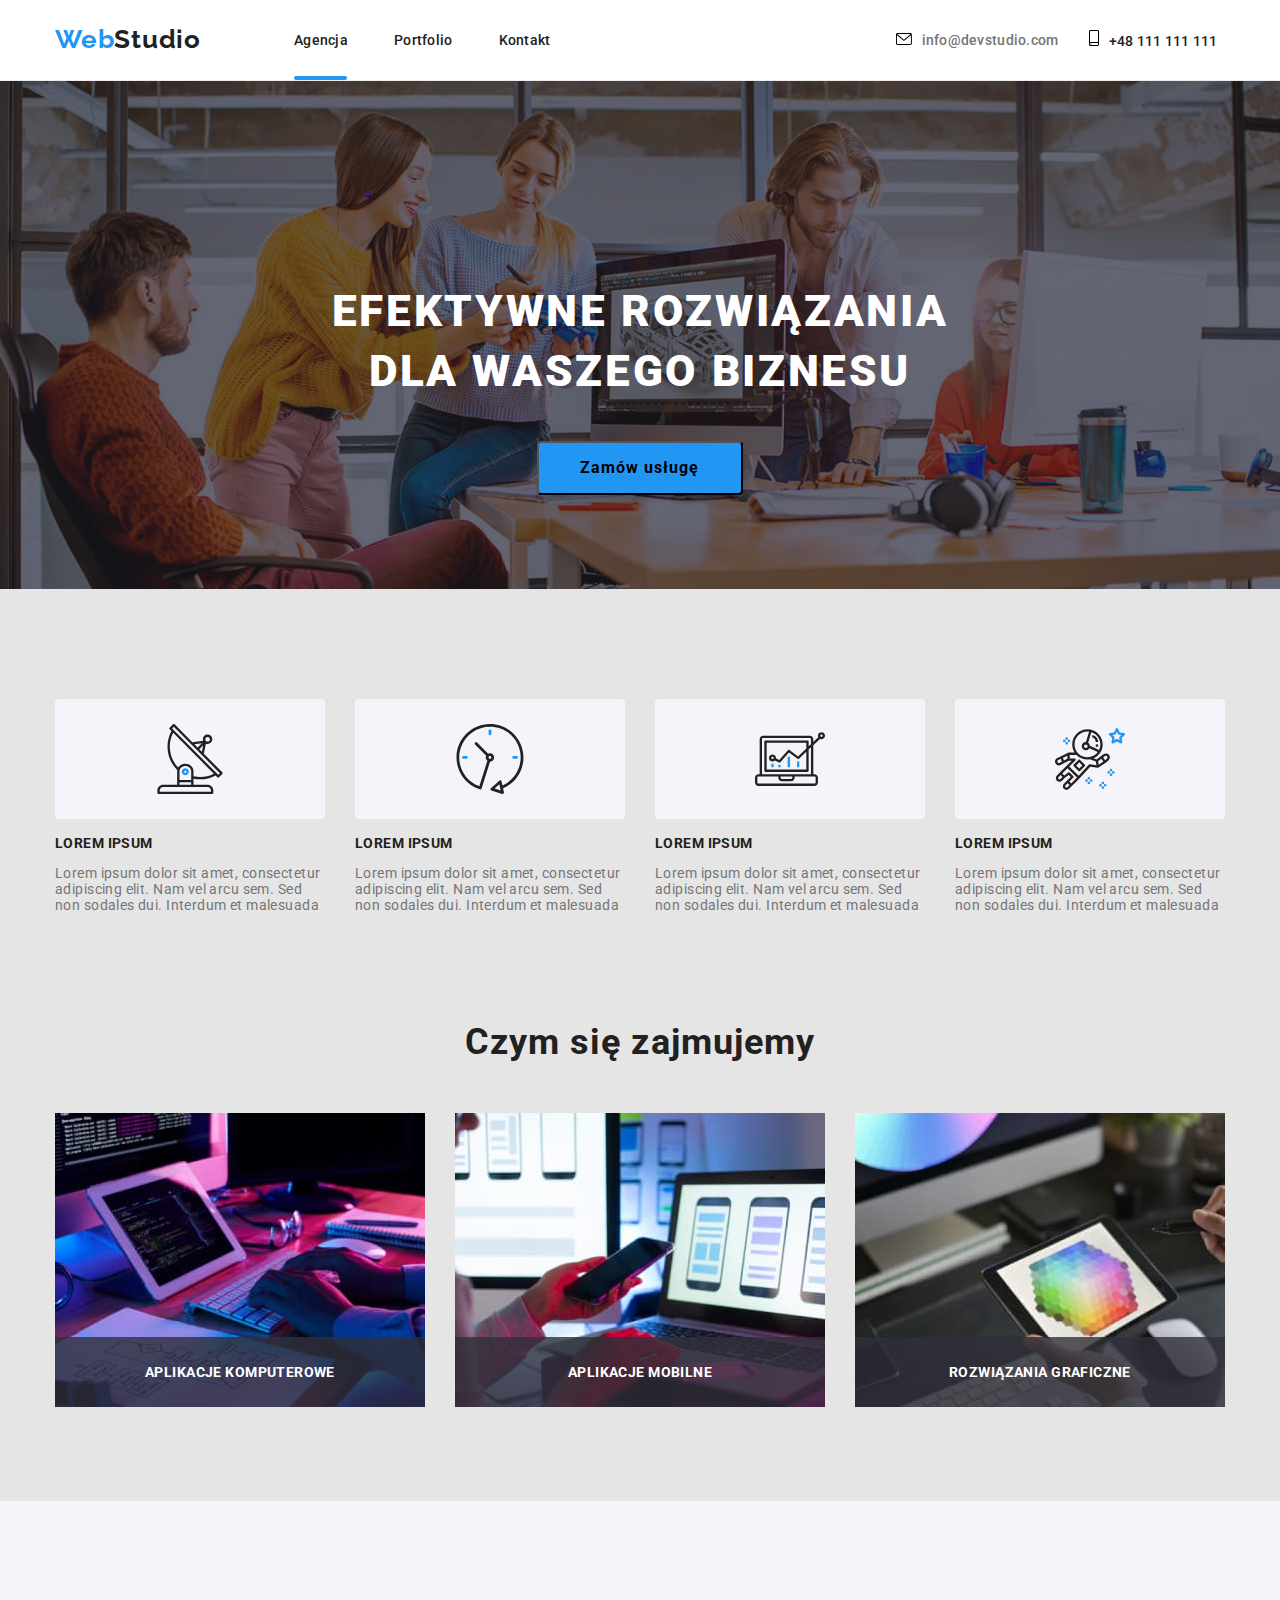
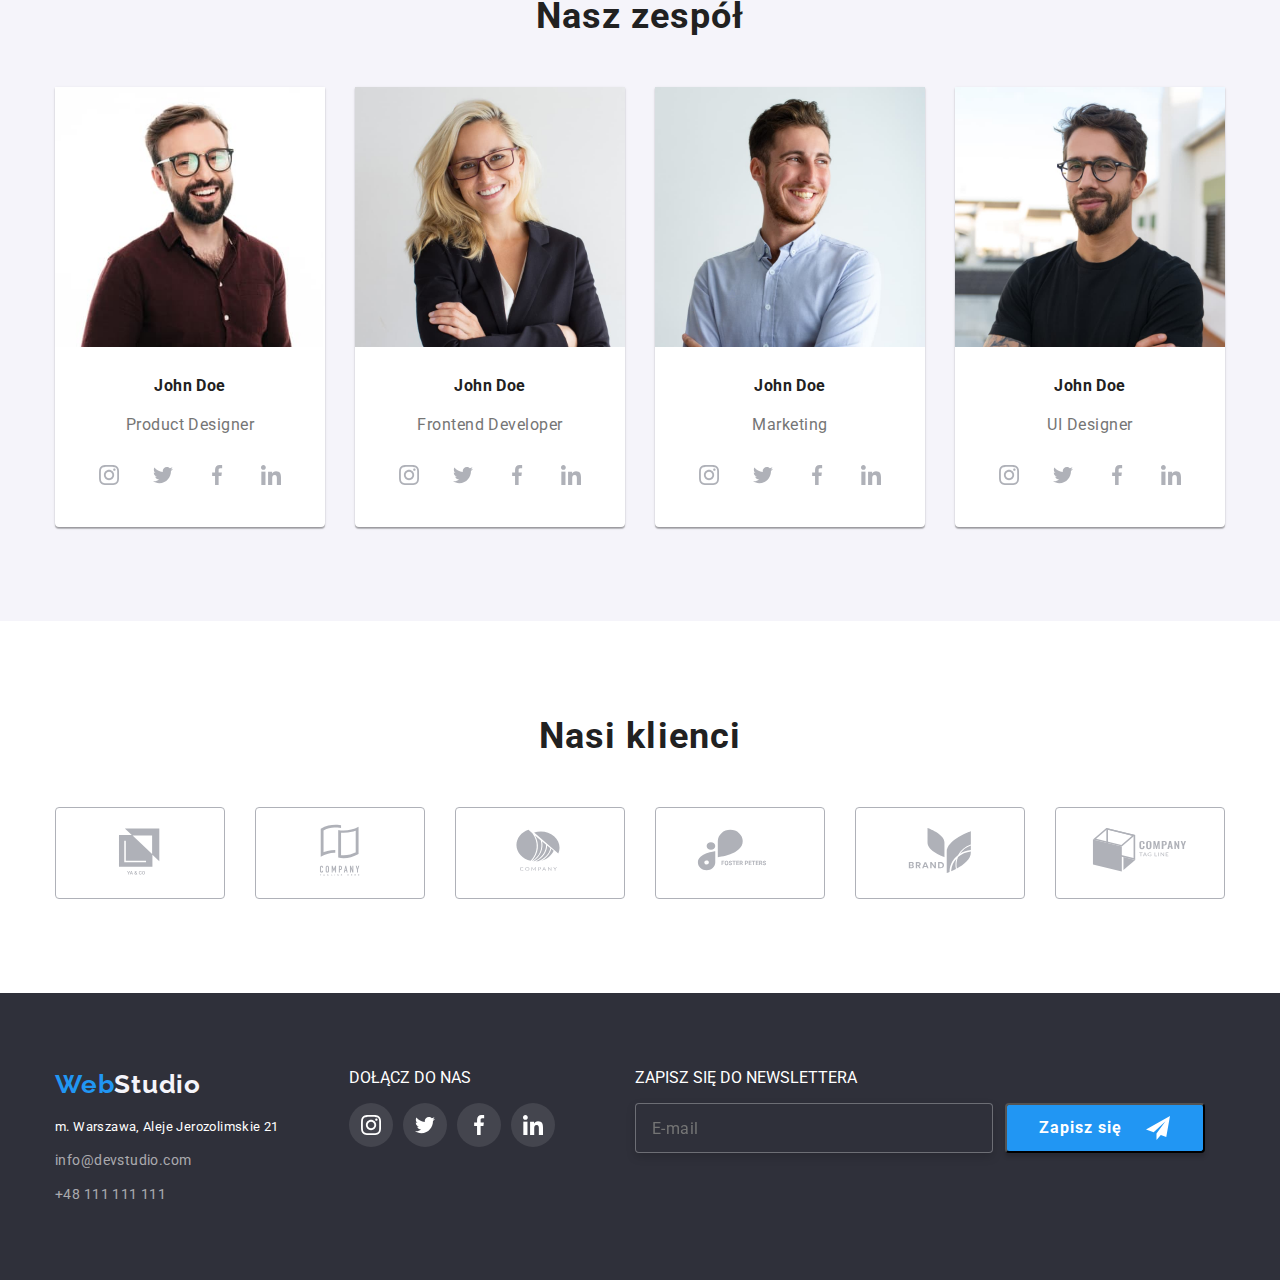
<file: index.html>
<!DOCTYPE html>
<html lang="en">
<head>
    <meta charset="UTF-8">
    <meta http-equiv="X-UA-Compatible" content="IE=edge">
    <meta name="viewport" content="width=device-width, initial-scale=1.0">
    <title>Studio</title>
    <link rel="stylesheet" href="https://cdnjs.cloudflare.com/ajax/libs/modern-normalize/1.0.0/modern-normalize.min.css"/>
    <link href="./css/styles.css" rel="stylesheet"/>
    <link rel="preconnect" href="https://fonts.googleapis.com"/>
    <link rel="preconnect" href="https://fonts.gstatic.com" crossorigin>
    <link href="https://fonts.googleapis.com/css2?family=Raleway:wght@700&family=Roboto:wght@400;500;700;900&display=swap" rel="stylesheet">
</head>
<body>
   <header class="headerindex">
        <div class="container">
            <a class="navigation-logo link" href="index.html"> <span>Web</span>Studio</a>
            <nav class="navigation">
                <ul class="navigation-list list">
                    <li class="navigation-list-item">
                        <a class="navigation-list-link link" href="index.html"><p>Agencja</p><span class="current"></span></a>
                        </li>
                    <li class="navigation-list-item">
                        <a class="navigation-list-link link" href="portfolio.html">Portfolio</a>
                        </li>
                    <li class="navigation-list-item">
                        <a class="navigation-list-link link" href="#">Kontakt</a>
                        </li>
                </ul>
            </nav>
        
            <a class="mailto link" href="mailto:info@devstudio.com"><svg class="mailicon" width="16px" height="12px">
                <use href="./images/sprite.svg#icon-envelopekoperta"></use>
            </svg>info@devstudio.com</a>
            <a class="telephone link" href="tel:+48111111111"><svg class="phoneicon" width="10px" height="16px"><use href="./images/sprite.svg#icon-smartphone"></use> </svg>+48 111 111 111</a>
        </div>
   </header>
   <main>
        <section class="title">
            
            <div class="container">
                <h1 class="main-title">EFEKTYWNE ROZWIĄZANIA DLA WASZEGO BIZNESU</h1>
                <button class="modal-button" type="button" data-modal-open>Zamów usługę</button>
            
            </div>
        
        </section>
        <section class="paragraphs">
            <div class="container">
                <ul class=" paragraphs-list list">
                    <li class="paragraph-list-item">
                        <p class="parpic"><svg class="par1" width="70" height="70"><use href="./images/sprite.svg#icon-antenna"></use> </svg></p>
                        <p class="paragraph-title">LOREM IPSUM</p>
                        <p class="paragraph-content">Lorem ipsum dolor sit amet, consectetur adipiscing elit. Nam vel arcu sem. Sed non sodales dui. Interdum et malesuada</p>
                    </li>
                    
                    <li class="paragraph-list-item">
                        <p class="parpic"><svg class="par2" width="70px" height="70px"><use href="./images/sprite.svg#icon-clock"></use> </svg> </p>
                        <p class="paragraph-title">LOREM IPSUM</p>
                        <p class="paragraph-content">Lorem ipsum dolor sit amet, consectetur adipiscing elit. Nam vel arcu sem. Sed non sodales dui. Interdum et malesuada</p>
                    </li>
                    
                    <li class="paragraph-list-item">
                        <p class="parpic"><svg class="par3" width="70px" height="70px"><use href="./images/sprite.svg#icon-diagram"></use> </svg></p>
                        <p class="paragraph-title">LOREM IPSUM</p>
                        <p class="paragraph-content">Lorem ipsum dolor sit amet, consectetur adipiscing elit. Nam vel arcu sem. Sed non sodales dui. Interdum et malesuada</p>
                    </li>
                    
                    <li class="paragraph-list-item">
                        <p class="parpic"><svg class="par4" width="70px" height="70px"><use href="./images/sprite.svg#icon-astronaut"></use> </svg></p>
                        <p class="paragraph-title">LOREM IPSUM</p>
                        <p class="paragraph-content">Lorem ipsum dolor sit amet, consectetur adipiscing elit. Nam vel arcu sem. Sed non sodales dui. Interdum et malesuada</p>
                    </li>
                </ul>
            </div>
        </section>
        <section class="about">
            <div class="container">
                <h2 class="div-title">Czym się zajmujemy</h2>
                    <ul class="aboutus-list list">
                        <li class="aboutus-list-item">
                            <div class="dopic">
                                <img src="./images/1.jpg" alt="komputer" width="370" height="294">
                                <p class="label">Aplikacje komputerowe</p>
                            </div>
                        </li>
                        <li class="aboutus-list-item">
                            <div class="dopic">
                                <img src="./images/2.jpg" alt="smartphone" width="370" height="294">
                                <p class="label">Aplikacje mobilne</p>
                            </div>
                        </li>
                        
                        <li class="aboutus-list-item">
                            <div class="dopic">
                                <img src="./images/3.jpg" alt="tablet" width="370" height="294">
                                <p class="label">Rozwiązania graficzne</p>
                            </div>
                        </li>
                    </ul>
            </div>
        </section>
        <section class="team">
            <div class=" container">
                <h2 class="div-title">Nasz zespół</h2>
                <ul class="team-workers list">
                    <li>
                        <figure class="team-workers-pic">
                        <img src="./images/img3.jpg" alt="męzczyzna w brązowej koszuli" width="270" height="260"/>
                        <figcaption class="figcaption">
                            <p class="worker-name"><b>John Doe</b></p>
                            <p class="worker-position">Product Designer</p>
                            
                            <ul class="social-link list">
                                    <li><a href="#" class="social-link-item"> <svg class="social-icon"  > 
                                        <use href="./images/sprite.svg#icon-instagram"></use> 
                                    </svg></a></li>
                                    <li><a href="#" class="social-link-item"><svg class="social-icon" >
                                        <use href="./images/sprite.svg#icon-twitter"></use>
                                    </svg></a></li>
                                    <li><a href="#" class="social-link-item"><svg class="social-icon" >
                                        <use href="./images/sprite.svg#icon-facebook"></use>
                                    </svg></a></li>
                                    <li><a href="#" class="social-link-item"><svg class="social-icon" >
                                        <use href="./images/sprite.svg#icon-linkedin"></use>
                                    </svg></a></li>
                            </ul>

                        </figcaption>
                        </figure>
                    </li>
                    <li>
                        <figure class="team-workers-pic">
                        <img src="./images/img4.jpg" alt="kobieta w okularach" width="270" height="260"/>
                        <figcaption class="figcaption">
                            <p class="worker-name"><b>John Doe</b></p>
                            <p class="worker-position">Frontend Developer</p>
                            
                            <ul class="social-link list">
                                <li><a href="#" class="social-link-item"> <svg class="social-icon"  > 
                                    <use href="./images/sprite.svg#icon-instagram"></use> 
                                </svg></a></li>
                                <li><a href="#" class="social-link-item"><svg class="social-icon" >
                                    <use href="./images/sprite.svg#icon-twitter"></use>
                                </svg></a></li>
                                <li><a href="#" class="social-link-item"><svg class="social-icon" >
                                    <use href="./images/sprite.svg#icon-facebook"></use>
                                </svg></a></li>
                                <li><a href="#" class="social-link-item"><svg class="social-icon" >
                                    <use href="./images/sprite.svg#icon-linkedin"></use>
                                </svg></a></li>
                            </ul>
                        </figcaption>
                        </figure>
                    </li>
                    <li>
                        <figure class="team-workers-pic">
                        <img src="./images/img5.jpg" alt="mężczyzna w białek koszuli" width="270" height="260"/>
                        <figcaption class="figcaption">
                            <p class="worker-name"><b>John Doe</b></p>
                            <p class="worker-position">Marketing</p>
                            
                            <ul class="social-link list">
                                <li><a href="#" class="social-link-item"> <svg class="social-icon"  > 
                                    <use href="./images/sprite.svg#icon-instagram"></use> 
                                </svg></a></li>
                                <li><a href="#" class="social-link-item"><svg class="social-icon" >
                                    <use href="./images/sprite.svg#icon-twitter"></use>
                                </svg></a></li>
                                <li><a href="#" class="social-link-item"><svg class="social-icon" >
                                    <use href="./images/sprite.svg#icon-facebook"></use>
                                </svg></a></li>
                                <li><a href="#" class="social-link-item"><svg class="social-icon" >
                                    <use href="./images/sprite.svg#icon-linkedin"></use>
                                </svg></a></li>
                            </ul>
                        </figcaption>
                        </figure>
                    </li>
                    <li >
                        <figure class="team-workers-pic">
                        <img src="./images/img6.jpg" alt="mężczyzna w czarnej koszulce" width="270" height="260"/>
                        <figcaption class="figcaption">
                            <p class="worker-name"><b>John Doe</b></p>
                            <p class="worker-position">UI Designer</p>
                        
                            <ul class="social-link list">
                                <li><a href="#" class="social-link-item"> <svg class="social-icon"  > 
                                    <use href="./images/sprite.svg#icon-instagram"></use> 
                                </svg></a></li>
                                <li><a href="#" class="social-link-item"><svg class="social-icon" >
                                    <use href="./images/sprite.svg#icon-twitter"></use>
                                </svg></a></li>
                                <li><a href="#" class="social-link-item"><svg class="social-icon" >
                                    <use href="./images/sprite.svg#icon-facebook"></use>
                                </svg></a></li>
                                <li><a href="#" class="social-link-item"><svg class="social-icon" >
                                    <use href="./images/sprite.svg#icon-linkedin"></use>
                                </svg></a></li>
                             </ul>
                        </figcaption>
                        </figure>
                    </li>
                </ul>
            </div>

        </section>
        <section class="clients">
            <div class="container">
                <h2 class="div-title">Nasi klienci</h2>
                <ul class="clients-logos list">
                    
                    <li class="clients-logo-item">
                        <a href="#" class="comp">
                            <svg   width="106px" height="60px">
                            <use  href="./images/sprite.svg#icon-Logologo"></use>
                            </svg>
                        </a>
                    </li>
                    <li class="clients-logo-item">
                        <a href="#" class="comp">
                            <svg  width="106px" height="60px">
                            <use href="./images/sprite.svg#icon-Logocompany"></use>
                            </svg>
                        </a>
                    </li>
                    <li class="clients-logo-item">
                        <a href="#" class="comp">
                            <svg width="106px" height="60px">
                            <use href="./images/sprite.svg#icon-Logogrucha"></use>
                            </svg>
                        </a>
                    </li>
                    <li class="clients-logo-item">
                        <a href="#" class="comp">
                            <svg  width="106px" height="60px">
                            <use href="./images/sprite.svg#icon-Logopeters"></use>
                            </svg>
                        </a>
                    </li>
                    <li class="clients-logo-item">
                        <a href="#" class="comp">
                            <svg width="106px" height="60px">
                            <use href="./images/sprite.svg#icon-Logobrand"></use>
                            </svg>
                        </a>
                    </li>
                    <li class="clients-logo-item">
                        <a href="#" class="comp">
                            <svg width="106px" height="60px">
                            <use href="./images/sprite.svg#icon-Logotagline"></use>
                            </svg>
                        </a>
                    </li>
                </ul>
            </div>
        </section>
   </main>
  
   <footer class="footer">
        <div class="container">
            <ul class="footer-list list">
                <li class="paragraph-list-item-footer">
                    <p><a class="navigation-logo link" href="index.html"> <span>Web</span>Studio</a></p>
                    <p><address class="address">m. Warszawa, Aleje Jerozolimskie 21</address></p>
                    <p><a class="footer-mail link" href="mailto:info@devstudio.com">info@devstudio.com</a></p>
                    <p><a class="footer-phone link" href="tel:+48111111111">+48 111 111 111</a></p>
                    
                </li>
                <li class="paragraph-list-item-footer">
                    <p class="footer-contact">Dołącz do nas</p>
                        <ul class="social-media-footer list">
                            <li>
                                <a href="#" class="social-link-item-footer">
                                <svg class="social-icon-footer"><use href="./images/sprite.svg#icon-instagram"></use></svg>
                                </a>
                            </li>
                            <li>
                                <a href="#" class="social-link-item-footer">
                                <svg class="social-icon-footer"><use href="./images/sprite.svg#icon-twitter"></use></svg>
                                </a>
                            </li>
                            <li>
                                <a href="#" class="social-link-item-footer">
                                <svg class="social-icon-footer"><use href="./images/sprite.svg#icon-facebook"></use></svg>
                                </a>
                            </li>
                            <li>
                                <a href="#" class="social-link-item-footer">
                                <svg class="social-icon-footer"><use href="./images/sprite.svg#icon-linkedin"></use></svg>
                                </a>
                            </li>
    
                        </ul>
                </li>
                <li class="paragraph-list-item-footer">
                    <p class="footer-newsletter">Zapisz się do newslettera</p>
                        <ul class="newsletter list">
                            <li>
                                <form name="clients_email" autocomplete="on">
                                    <input type="email" name="news-email" placeholder="E-mail" class="footer-news">
                                </form> 
                            </li>
                            <li>
                                <button type="submit" class="submit-button-footer">Zapisz się<svg class="iconsend"><use href="./images/icons.svg#icon-icon-send"></use> </svg></button>
                            </li>
                            
    
                        </ul>
                </li>
            </ul>
        </div>
        
   </footer>

 
            <div class="backdrop is-hidden" data-modal>
                <div class="modal">
                    <button type="button" class="close-btn" data-modal-close><svg class="close-btn-img"><use href="./images/spritevector.svg#icon-Vector-1"></use></svg></button>
                    <form name="clients_data_form" autocomplete="on">
                        <p class="formtitle">Zostaw swoje dane w formularzu poniżej</p>
                        <label>
                            Imię
                            <span class="spanform">
                                <input type="text" name="username" class="modal-form-input">
                                <svg class="icon" width="12px" height="12px"><use href="./images/icons.svg#icon-ludzik"></use> </svg>
                            </span>
                        </label>
                        <label>
                            Telefon
                            <span class="spanform">
                                <input type="tel" name="userphonenumber" class="modal-form-input">
                                <svg class="icon" width="13px" height="13px"><use href="./images/icons.svg#icon-telefon"></use> </svg>
                            </span>
                        </label>
                        <label>
                            Email
                            <span class="spanform">
                                <input type="email" name="useremail" class="modal-form-input">
                                <svg class="icon" width="15px" height="12px"><use href="./images/icons.svg#icon-koperta"></use> </svg>
                            </span>
                            
                        </label>
                        <label>
                            Komentarz
                            <textarea name="comment"  placeholder="Wprowadź tekst" class="modal-form-input"></textarea>
                        </label>
                        <input class="modal-form-policy visually-hidden" id="user-policy" type="checkbox" name="policy">
                        <label for="user-policy" class="modal-form-policy-text"> Oświadczam iż akceptuję <a class="regulamin link" href="#">Regulamin</a> i <a class="policy link" href="#"> Politykę Prywatności.</a></label>
                        <button type="submit" class="submit-button">Wyślij</button>
                    </form> 
                </div>
                </div>

        
      
 
   <script src="./js/modal.js"></script>
</body>
</html>
</file>
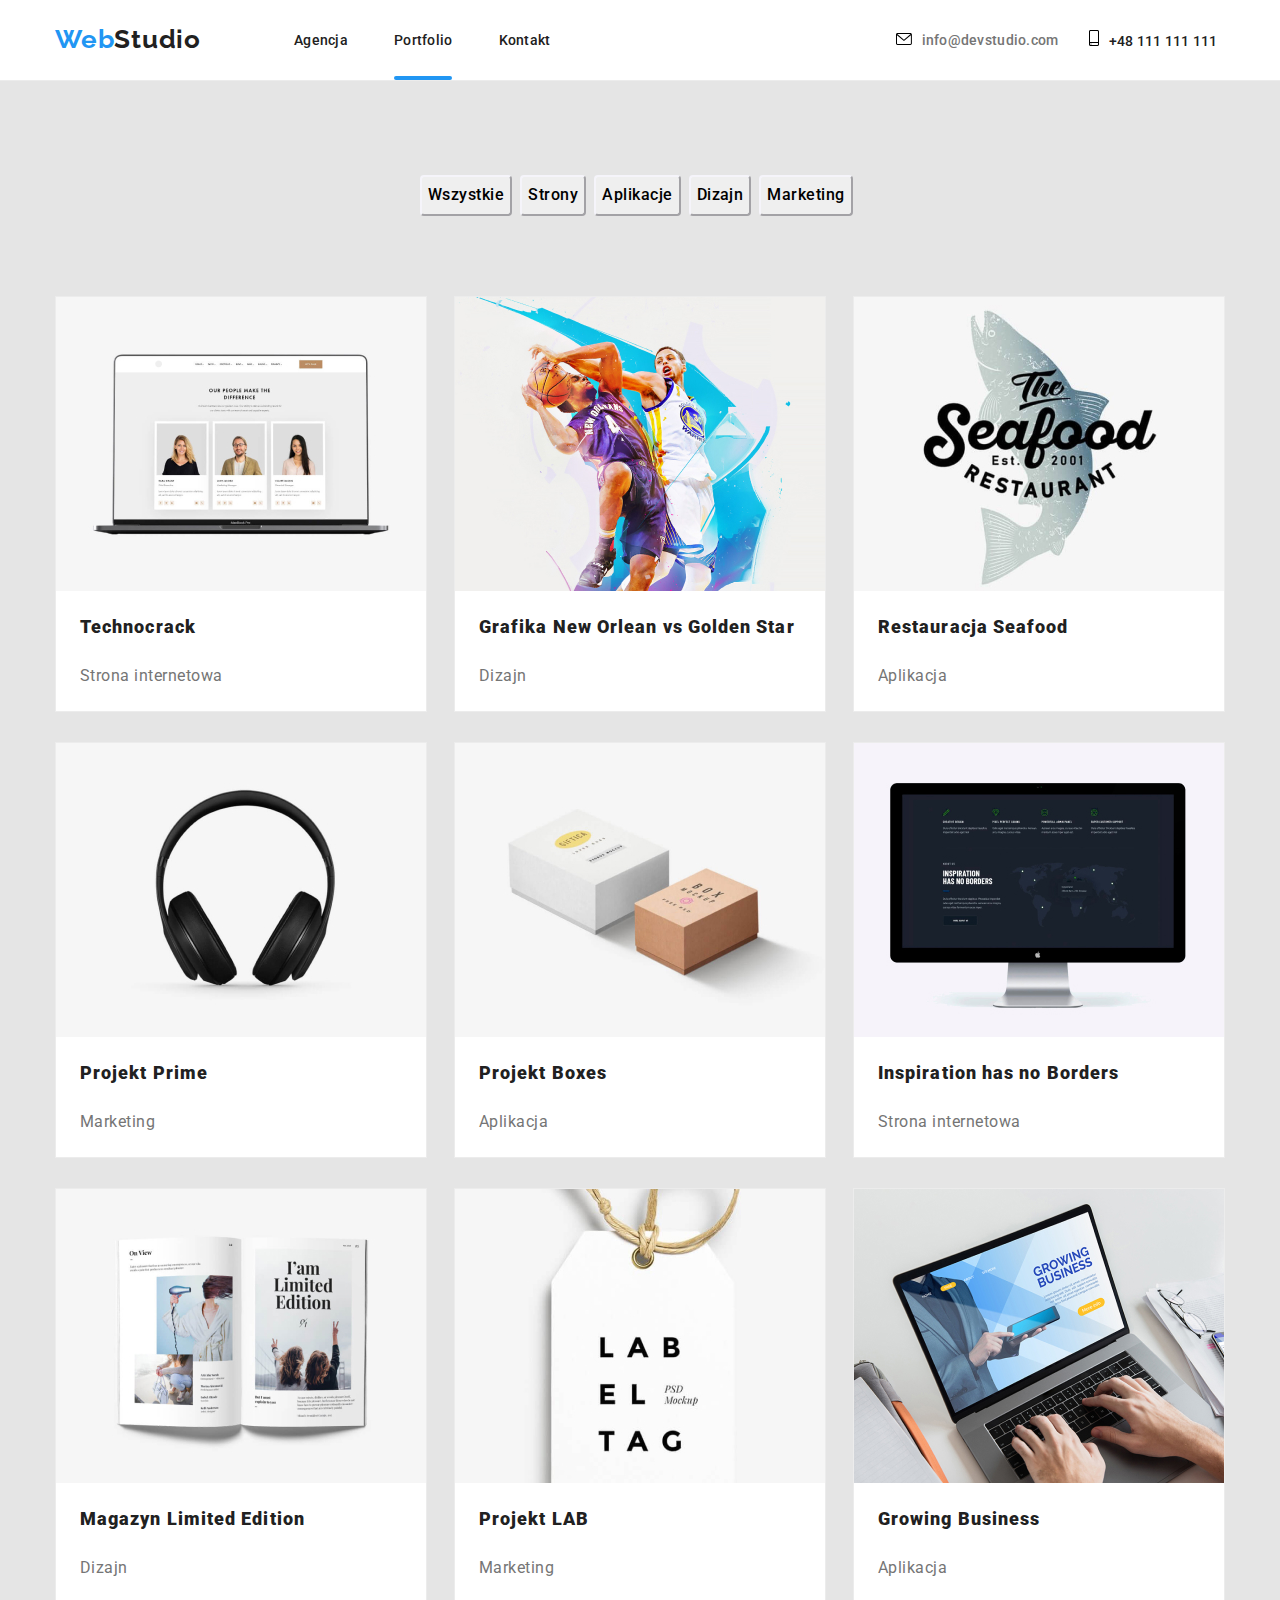
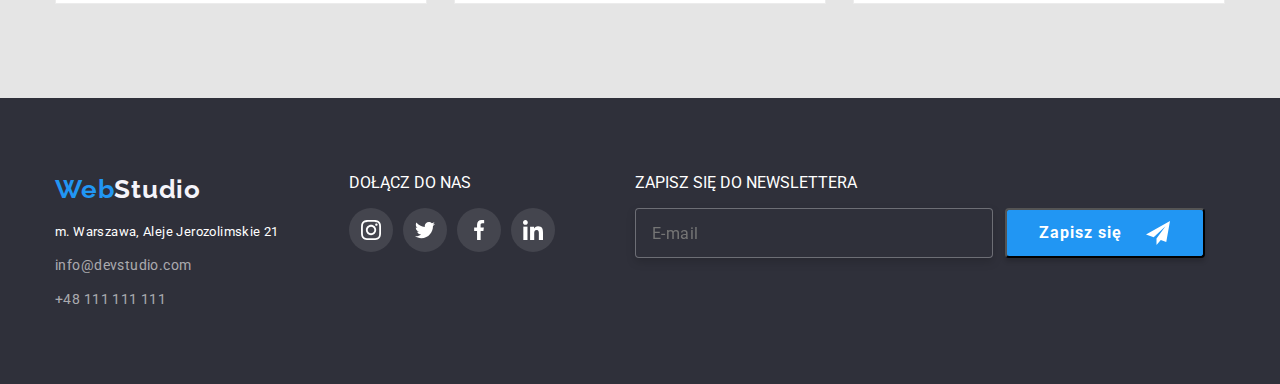
<file: portfolio.html>
<!DOCTYPE html>
<html lang="en">
<head>
    <meta charset="UTF-8">
    <meta http-equiv="X-UA-Compatible" content="IE=edge">
    <meta name="viewport" content="width=device-width, initial-scale=1.0">
    <title>Portfolio</title>
    <link rel="stylesheet" href="https://cdnjs.cloudflare.com/ajax/libs/modern-normalize/1.0.0/modern-normalize.min.css" />
    <link href="./css/styles.css" rel="stylesheet"/>
    <link rel="preconnect" href="https://fonts.googleapis.com"/>
    <link rel="preconnect" href="https://fonts.gstatic.com" crossorigin>
    <link href="https://fonts.googleapis.com/css2?family=Raleway:wght@700&family=Roboto:wght@400;500;700;900&display=swap" rel="stylesheet">
</head>
<body>
    <header class="header">
        <div class="container">
        <a class="navigation-logo link" href="index.html"> <span>Web</span>Studio</a>
        <nav class="navigation">
           <ul class="navigation-list list">
               <li class="navigation-list-item">
                   <a class="navigation-list-link link" href="index.html">Agencja</a>
                </li>
               <li class="navigation-list-item">
                   <a class="navigation-list-link link" href="portfolio.html"><p>Portfolio</p><span class="current2"></span></a>
                </li>
               <li class="navigation-list-item">
                   <a class="navigation-list-link link" href="#">Kontakt</a>
                </li>
           </ul>
        </nav>
       
        <a class="mailto link" href="mailto:info@devstudio.com"><svg class="mailicon" width="16px" height="12px">
            <use href="./images/sprite.svg#icon-envelopekoperta"></use>
        </svg>info@devstudio.com</a>
        <a class="telephone link" href="tel:+48111111111"><svg class="phoneicon" width="10px" height="16px"><use href="./images/sprite.svg#icon-smartphone"></use> </svg>+48 111 111 111</a>
        </div>
   </header>
    <main>
        <!--buttons-->
        
            <div class="menu-buttons">
                <ul class="container list">
                    <li><button class="menu-button list" type="button">Wszystkie</button></li>
                    <li><button class="menu-button list" type="button">Strony</button></li>
                    <li><button class="menu-button list" type="button">Aplikacje</button></li>
                    <li><button class="menu-button list" type="button">Dizajn</button></li>
                    <li><button class="menu-button list" type="button">Marketing</button></li>
                </ul>
            </div>
       
        <!--zdjęcia z odnośnikami-->
        
        <section class="menupics">
            <div >
                <ul class="container list">
                    <li>
                        <figure class="menupic">
                            <div class="box">
                                <img src="./images/portfolio/img1.jpg" alt="pulpit" width="370" height="294">
                                <div class="overlay">
                                    <p>Technocrack jest popularną platformą wykorzystywaną do rozpowszechniania koronawirusa. Firmy wykorzystują tę platformę do celów szpiegowskich i ataków na niezabezpieczone serwery konkurencji.</p>
                                </div>
                            </div>
                        <figcaption class="figcaption">
                                <p class="figcaption-main">
                                    <b>
                                        Technocrack
                                    </b>
                                </p>
                                <p class="figcaption-description">Strona internetowa</p>
                            </figcaption>
                        </figure>
                    </li>
                    <li>
                        <figure class="menupic">
                            <div class="box">
                                <img src="./images/portfolio/img2.jpg" alt="players" width="370" height="294">
                                <div class="overlay">
                                    <p>Technocrack jest popularną platformą wykorzystywaną do rozpowszechniania koronawirusa. Firmy wykorzystują tę platformę do celów szpiegowskich i ataków na niezabezpieczone serwery konkurencji.</p>
                                </div> 
                            </div>
                        <figcaption class="figcaption">
                                <p class="figcaption-main">
                                    <b>
                                        Grafika New Orlean vs Golden Star
                                    </b>
                                </p>
                                <p class="figcaption-description">Dizajn</p>
                            </figcaption>
                        </figure>
                    </li>
                    <li>
                        <figure class="menupic">
                            <div class="box">
                                <img src="./images/portfolio/img3.jpg" alt="Seafood" width="370" height="294">
                                <div class="overlay">
                                    <p>Technocrack jest popularną platformą wykorzystywaną do rozpowszechniania koronawirusa. Firmy wykorzystują tę platformę do celów szpiegowskich i ataków na niezabezpieczone serwery konkurencji.</p>
                                </div>     
                            </div>
                        <figcaption class="figcaption">
                                <p class="figcaption-main">
                                    <b>
                                        Restauracja Seafood
                                    </b>
                                </p>
                                <p class="figcaption-description">Aplikacja</p>
                            </figcaption>
                        </figure>
                    </li>
                    <li>
                        <figure class="menupic">
                            <div class="box">
                                <img src="./images/portfolio/img4.jpg" alt="headphones" width="370" height="294">
                                <div class="overlay">
                                    <p>Technocrack jest popularną platformą wykorzystywaną do rozpowszechniania koronawirusa. Firmy wykorzystują tę platformę do celów szpiegowskich i ataków na niezabezpieczone serwery konkurencji.</p>
                                </div>    
                            </div> 
                        <figcaption class="figcaption">
                                <p class="figcaption-main">
                                    <b>
                                        Projekt Prime
                                    </b>
                                </p>
                                <p class="figcaption-description">Marketing</p>
                            </figcaption>
                        </figure>
                    </li>
                    <li>
                        <figure class="menupic">
                            <div class="box">
                                <img src="./images/portfolio/img5.jpg" alt="boxes" width="370" height="294">
                                <div class="overlay">
                                    <p>Technocrack jest popularną platformą wykorzystywaną do rozpowszechniania koronawirusa. Firmy wykorzystują tę platformę do celów szpiegowskich i ataków na niezabezpieczone serwery konkurencji.</p>
                                </div>   
                            </div>  
                        <figcaption class="figcaption">
                                <p class="figcaption-main">
                                    <b>
                                        Projekt Boxes
                                    </b>
                                </p>
                                <p class="figcaption-description">Aplikacja</p>
                            </figcaption>
                        </figure>
                    </li>
                    <li>
                        <figure class="menupic">
                            <div class="box">
                                <img src="./images/portfolio/img6.jpg" alt="desktop" width="370" height="294">
                                <div class="overlay">
                                    <p>Technocrack jest popularną platformą wykorzystywaną do rozpowszechniania koronawirusa. Firmy wykorzystują tę platformę do celów szpiegowskich i ataków na niezabezpieczone serwery konkurencji.</p>
                                </div>    
                            </div> 
                        <figcaption class="figcaption">
                                <p class="figcaption-main">
                                    <b>
                                        Inspiration has no Borders
                                    </b>
                                </p>
                                <p class="figcaption-description">Strona internetowa</p>
                            </figcaption>
                        </figure>
                    </li>
                    <li>
                        <figure class="menupic">
                            <div class="box">
                                <img src="./images/portfolio/img7.jpg" alt="book" width="370" height="294">
                                <div class="overlay">
                                    <p>Technocrack jest popularną platformą wykorzystywaną do rozpowszechniania koronawirusa. Firmy wykorzystują tę platformę do celów szpiegowskich i ataków na niezabezpieczone serwery konkurencji.</p>
                                </div>   
                            </div>  
                        <figcaption class="figcaption">
                                <p class="figcaption-main">
                                    <b>
                                        Magazyn Limited Edition
                                    </b>
                                </p>
                                <p class="figcaption-description">Dizajn</p>
                            </figcaption>
                        </figure>
                    </li>
                    <li>
                        <figure class="menupic">
                            <div class="box">
                                <img src="./images/portfolio/img8.jpg" alt="label" width="370" height="294">
                                <div class="overlay">
                                    <p>Technocrack jest popularną platformą wykorzystywaną do rozpowszechniania koronawirusa. Firmy wykorzystują tę platformę do celów szpiegowskich i ataków na niezabezpieczone serwery konkurencji.</p>
                                </div>     
                            </div>
                        <figcaption class="figcaption">
                                <p class="figcaption-main">
                                    <b>
                                        Projekt LAB
                                    </b>
                                </p>
                                <p class="figcaption-description">Marketing</p>
                            </figcaption>
                        </figure>
                    </li>
                    <li>
                        <figure class="menupic">
                            <div class="box">
                                <img src="./images/portfolio/img9.jpg" alt="laptop" width="370" height="294">
                                <div class="overlay">
                                    <p>Technocrack jest popularną platformą wykorzystywaną do rozpowszechniania koronawirusa. Firmy wykorzystują tę platformę do celów szpiegowskich i ataków na niezabezpieczone serwery konkurencji.</p>
                                </div>     
                            </div>
                        <figcaption class="figcaption">
                                <p class="figcaption-main">
                                    <b>
                                        Growing Business
                                    </b>
                                </p>
                                <p class="figcaption-description">Aplikacja</p>
                            </figcaption>
                        </figure>
                    </li>
                </ul>
            </div>
        </section>
    </main>
    
    <footer class="footer">
        <div class="container">
            <ul class="footer-list list">
                <li class="paragraph-list-item-footer">
                    <p><a class="navigation-logo link" href="index.html"> <span>Web</span>Studio</a></p>
                    <p><address class="address">m. Warszawa, Aleje Jerozolimskie 21</address></p>
                    <p><a class="footer-mail link" href="mailto:info@devstudio.com">info@devstudio.com</a></p>
                    <p><a class="footer-phone link" href="tel:+48111111111">+48 111 111 111</a></p>
                    
                </li>
                <li class="paragraph-list-item-footer">
                    <p class="footer-contact">Dołącz do nas</p>
                        <ul class="social-media-footer list">
                            <li>
                                <a href="#" class="social-link-item-footer">
                                <svg class="social-icon-footer"><use href="./images/sprite.svg#icon-instagram"></use></svg>
                                </a>
                            </li>
                            <li>
                                <a href="#" class="social-link-item-footer">
                                <svg class="social-icon-footer"><use href="./images/sprite.svg#icon-twitter"></use></svg>
                                </a>
                            </li>
                            <li>
                                <a href="#" class="social-link-item-footer">
                                <svg class="social-icon-footer"><use href="./images/sprite.svg#icon-facebook"></use></svg>
                                </a>
                            </li>
                            <li>
                                <a href="#" class="social-link-item-footer">
                                <svg class="social-icon-footer"><use href="./images/sprite.svg#icon-linkedin"></use></svg>
                                </a>
                            </li>
    
                        </ul>
                </li>
                <li class="paragraph-list-item-footer">
                    <p class="footer-newsletter">Zapisz się do newslettera</p>
                        <ul class="newsletter list">
                            <li>
                                <form name="clients_email" autocomplete="on">
                                    <input type="email" name="news-email" placeholder="E-mail" class="footer-news">
                                </form> 
                            </li>
                            <li>
                                <button type="submit" class="submit-button-footer">Zapisz się<svg class="iconsend"><use href="./images/icons.svg#icon-icon-send"></use> </svg></button>
                            </li>
                            
    
                        </ul>
                </li>
            </ul>
        </div>
        
   </footer>
</body>
</html>
</file>
<file: css/styles.css>
:root {
    --main-font: 'Roboto', sans-serif;
    --secondary-font: 'Raleway', sans-serif;
    --main-color:#212121;
    --secondary-color:#2196F3;
    --third-color:#FFFFFF;
    --fourth-color:#757575;
    --fifth-color: #2F303A;
    --sixth-color:rgba(255, 255, 255, 0.6);
    --seventh-color:#F5F4FA;
    --line-color: #ECECEC;
    --background-color:#E5E5E5;
    --background-color2:#F5F4FA;
    --borderline: #EEEEEE;
    --mainfill:#AFB1B8;
}
body {
    font-family: var(--main-font);
    color:var(--main-color);
    
}
h1,
h2,
h3,
h4,
h5,
h6 {
    margin: 0;
    padding: 0;
}
ul,
ol {
    padding: 0;
    margin: 0;

}
p {
    padding: 0;
}
span{
    color:var(--secondary-color)
}
.list {
    list-style: none;
    
}
.link {
    text-decoration:none;
}
img {
    display: block;
}
.container {
    width: 1200px;
    padding: 0 15px;
    align-items: center;
    margin: 0 auto;
}
section {
    padding-bottom: 94px;
    padding-top: 94px
}
/* ==== HEADER ==== */
/*agencja header*/
.headerindex {
    background-color: var(--third-color);
    border-bottom: 1px solid var(--line-color);
}
.headerindex .container{
    display:flex;
    align-items: center;
}

.navigation-list {
    display:flex;
    align-items: center;
}
/*portfolio header*/
.header {
    background-color: var(--third-color);
    border-bottom: 1px solid var(--line-color);
}
.header .container{
    display:flex;
    align-items: center;
}
.header .navigation-logo {
    padding-top: 24px;
    padding-bottom:25px;
    margin-right:93px;
    color:var(--main-color);
}

/* =====WEBSTUDIO===== */
.headerindex .navigation-logo {
    padding-top: 24px;
    padding-bottom:25px;
    margin-right:93px;
    color:var(--main-color);
}
.navigation-logo {
    font-family: var(--secondary-font);
    font-weight: 700;
    font-size: 26px;
    line-height: 1.192;
    letter-spacing: 0.03em;
}

.navigation-list-link {
    font-weight: 500;
    font-size: 14px;
    line-height: 1.333;
    letter-spacing: 0.02em;
    color: var(--main-color);
}
.navigation-list-link:hover,
.navigation-list-link:focus,
.navigation-list-link:active {
    color:var(--secondary-color);
    transition-duration:250ms;
    transition-timing-function: cubic-bezier(0.4, 0, 0.2, 1);
}
.navigation-list-item:not(:last-child) {
    margin-right: 46px;
}


.mailto {
    font-weight: 500;
    font-size: 14px;
    line-height: 1.333;
    letter-spacing: 0.02em;
    margin-left:345px;
    color:var(--fourth-color);
}
.mailto:hover,
.mailto:focus,
.mailto:active {
    color:var(--secondary-color);
    fill:var(--secondary-color);
    transition-duration:250ms;
    transition-timing-function: cubic-bezier(0.4, 0, 0.2, 1);
}


.telephone {
    font-weight: 500;
    font-size: 14px;
    line-height: 1.333;
    letter-spacing: 0.02em;
    color: var(--main-color);
    margin-left:30px;
}

.telephone:hover,
.telephone:focus,
.telephone:active {
    color: var(--fourth-color);
    fill:var(--fourth-color);
    transition-duration:250ms;
    transition-timing-function: cubic-bezier(0.4, 0, 0.2, 1);
}

/*-- IKONY HEADER--*/


.current::after {
    position:absolute;
    content: '';
    width: 53px;
    height: 4px;
    background: var(--secondary-color);
    border-radius: 2px;
    top:76px;
}

.current2::after {
    position:absolute;
    content: '';
    width: 58px;
    height: 4px;
    background: var(--secondary-color);
    border-radius: 2px;
    top:76px;
}
.mailicon {
   justify-content: center;
   align-items: center;
   margin-right: 10px;
   justify-content:center ;
}

.phoneicon {
    justify-content: center;
   align-items: center;
   margin-right: 10px;
}

/* ==== END OF HEADER ==== */

/* ==== MAIN ==== */
.title {
    background-image:linear-gradient(rgba(47, 48, 58, 0.4),rgba(47, 48, 58, 0.4)),
     url("../images/imgmainpic.jpg");
    background-size: cover;
    background-repeat: no-repeat;
}


.main-title {
    font-weight: 900;
    font-size: 44px;
    line-height: 1.364;
    text-align: center;
    letter-spacing: 0.06em;
    text-transform: uppercase;
    color: var(--third-color);
    margin-bottom: 40px;
    max-width: 696px;
    margin-left: auto;
    margin-right:auto;
    margin-top:106px;
}

.modal-button {
    font-weight: 700;
    font-size: 16px;
    line-height: 1.875;
    display: flex;
    align-items: center;
    text-align: center;
    letter-spacing: 0.06em;
    background: var(--secondary-color);
    box-shadow: 0px 4px 4px rgba(0, 0, 0, 0.15);
    border-radius: 4px;
    padding: 10px 42px 10px 41px;
    margin-left: auto;
    margin-right:auto;
   
}
.modal-button:focus,
.modal-button:hover,
.modal-button:active {
    color: var(--third-color);
    transition-duration:250ms;
    transition-timing-function: cubic-bezier(0.4, 0, 0.2, 1);
    
}
.paragraphs {
    background-color: var(--background-color);
}
.paragraphs .container  {
    padding-top: 0;
    padding-bottom: 0;
}
.paragraphs-list  {
    display: flex;
    justify-content: space-between;
}

.paragraph-list-item:not(:last-child) {
    margin-right:30px;
}

.paragraph-title {
    font-weight: 700;
    font-size: 14px;
    line-height: 1.15;
    letter-spacing: 0.03em;
    text-transform: uppercase;
    margin-bottom: 10px;
}

.paragraph-content {
    font-size: 14px;
    line-height: 1.15;
    letter-spacing: 0.03em;
    color: var(--fourth-color);
}
/*ikony paragrafów*/
.parpic {
    width: 270px;
    height: 120px;
    background-color: var(--seventh-color);
    border-radius: 4px;
    display: flex;
    align-items: center;
    justify-content: center;
}

/* ==== about us ====*/
.about {
    background-color: var(--background-color);
    padding-top: 0px;
}

.div-title {
    font-weight: 700;
    font-size: 36px;
    line-height: 1.167;
    text-align: center;
    letter-spacing: 0.03em;
    margin-bottom: 50px;
}
.aboutus-list {
    display: flex;
    justify-content: space-between;
    
}
.aboutus-list:not(:last-child) {
    margin-right:30px;
}
.dopic {
    position: relative;
    overflow: hidden;
    mix-blend-mode: normal;
    display: block;
}
.dopic .label {
    position: absolute;
    font-family: var(--main-font);
    font-size: 14px;
    background-color: rgba(47, 48, 58, 0.8);
    color: #fff;
    text-align: center;
    letter-spacing: 0.03em;
    text-transform: uppercase;
    bottom: 0;
    width: 100%;
    height: 70px;
    padding: 27px 90px;
    font-weight: 700;
    line-height: 16px;
    margin: 0;
}

/* ==== end about us ====*/
/* ==== team ==== */
.team {
    background-color: var(--background-color2);
}
.team .container {
    padding-top: 0px;
    padding-bottom: 0px;
}
.worker-name {
    font-weight: 500;
    font-size: 16px;
    line-height: 1.15;
    text-align: center;
    letter-spacing: 0.03em;
    margin: 290px, 99px, 59px;
}
.team-workers {
    display: flex;
    justify-content: space-between;
}
.team-workers-pic {
    background-color: var(--third-color);
    box-shadow: 0px 1px 3px rgba(0, 0, 0, 0.12), 0px 1px 1px rgba(0, 0, 0, 0.14), 0px 2px 1px rgba(0, 0, 0, 0.2);
    border-radius: 0px 0px 4px 4px;
    padding-bottom:30px;
    margin:0px;    
}

.team-workers-pic:not(:last-child) {
    margin-right: 30px;
}
.worker-name {
    margin-top:30px;
}

.worker-position {
    font-size: 16px;
    line-height: 1.583;
    text-align: center;
    letter-spacing: 0.03em;
    color: var(--fourth-color);
}
/* ikony workes*/
.social-link {
    display:flex;
    align-items: center;
    justify-content: space-between;
    padding-left: 32px;
    padding-right: 32px;
}
.social-link:not(:last-child){
    margin-right:10px;
}
.social-link-item {
    display: flex;
    width: 44px;
    height: 44px;
    background-color: var(--third-color);
    border-radius: 50%;
    justify-content: center;
    align-items: center;
    fill: var(--mainfill);
}
.social-icon {
    width: 20px;
    height: 20px;
}

.social-link-item:hover,
.social-link-item:focus {
    background-color: var(--secondary-color);
    fill:var(--third-color);
    transition-duration:250ms;
    transition-timing-function: cubic-bezier(0.4, 0, 0.2, 1);
}

.social-link-item:not(:last-child) {
    margin-right:10px;
}

/* ==== end workers ==== */
/*KLIENCI*/
.clients-logos {
    display:flex;
    justify-content: space-between;
    align-items: center;
}
.clients-logo-item {
    width:170px;
    height: 92px;
    border: 1px solid var(--mainfill);
    border-radius: 4px;
    display: flex;
    align-items: center;
    justify-content: center;
    fill:var(--mainfill);
    
}
.comp {
    fill:var(--mainfill);
}

.clients-logo-item:hover,
.clients-logo-item:focus {
    border-color: var(--secondary-color);
    transition-duration:250ms;
    transition-timing-function: cubic-bezier(0.4, 0, 0.2, 1);
    
}
.comp:hover,
.comp:focus,
.comp:active {
    fill:var(--secondary-color);
    transition-duration:250ms;
    transition-timing-function: cubic-bezier(0.4, 0, 0.2, 1);
}
/* ==== end MAIN ==== */
/* ==== FOOTER ==== */

.footer {
    background: var(--fifth-color);
    
}
.footer .container{
    padding-top: 60px;
    padding-bottom: 60px;  
    display: flex;
}
.footer-list {
    display: flex;
    justify-content: space-between;
}
.paragraph-list-item-footer:not(:last-child) {
    margin-right:70px;
}
.footer .navigation-logo {
    color:var(--seventh-color);
}
.address {
    font-style: normal;
    font-size: 13px;
    line-height: 1.15;
    letter-spacing: 0.03em;
    color: var(--third-color);
    margin-top:20px;
    margin-bottom:9px;
    /*font: var(--main-font);
    font-weight: 400;*/
}
.footer-mail {
    font-size: 14px;
    line-height: 1.15;
    letter-spacing: 0.03em;
    color:var(--sixth-color);
    margin-bottom: 9px;
}
.footer-mail:hover,
.footer-mail:focus {
    color: var(--secondary-color);
    transition-duration:250ms;
    transition-timing-function: cubic-bezier(0.4, 0, 0.2, 1);
}
.footer-phone {
    font-size: 14px;
    line-height: 1.15;
    letter-spacing: 0.03em;
    color: var(--sixth-color)
    
}
.footer-phone:hover,
.footer-phone:focus {
    color: var(--secondary-color);
    transition-duration:250ms;
    transition-timing-function: cubic-bezier(0.4, 0, 0.2, 1);
}
.footer-contact {
    display: flex;
    font:var(--main-font);
    color: var(--third-color);
    text-transform: uppercase;
}
/*ikony footer*/
/* ikony workes*/
.social-media-footer {
    display:flex;
    align-items: center;
    justify-content: space-between;
    
}

.social-link-item-footer {
    display: flex;
    width: 44px;
    height: 44px;
    background-color:rgba(255, 255, 255, 0.1);;
    border-radius: 50%;
    justify-content: center;
    align-items: center;
    fill: var(--third-color);
}
.social-icon-footer {
    width: 20px;
    height: 20px;
}
.social-link-item-footer {
    margin-right:10px;
}
.social-link-item-footer:hover,
.social-link-item-footer:focus {
    background-color: var(--secondary-color);
    transition-duration:250ms;
    transition-timing-function: cubic-bezier(0.4, 0, 0.2, 1);
}


/* ==== end FOOTER ==== */
/* === buttons ==== */

/*-- PORTFOLIO--*/
.menu-buttons{
    background-color: var(--background-color);
    padding-top: 94px;
    padding-bottom: 50px;
}
.menu-buttons .container {
    display:flex;
    padding-left: 380px;
    align-items: center; 
}
.menu-button {
    font-weight: 500;
    font-size: 16px;
    line-height: 2.166;
    text-align: center;
    letter-spacing: 0.03em;
    border-radius: 4px;
    border-color: var(--background-color2);
    margin-right: 8px;
}

.menu-button:hover,
.menu-button:focus
{
    background-color: var(--secondary-color);
    color: var(--third-color);
    box-shadow: 0px 3px 1px rgba(0, 0, 0, 0.1), 0px 1px 2px rgba(0, 0, 0, 0.08), 0px 2px 2px rgba(0, 0, 0, 0.12);
    transition-duration:250ms;
    transition-timing-function: cubic-bezier(0.4, 0, 0.2, 1);
}
.menupics{
    background-color: var(--background-color);
    padding-top:0px;
}
.menupic:hover,
.menupic:focus {
    box-shadow: 0px 1px 1px rgba(0, 0, 0, 0.12), 0px 4px 4px rgba(0, 0, 0, 0.06), 1px 4px 6px rgba(0, 0, 0, 0.16);
    transition-duration:250ms;
    transition-timing-function: cubic-bezier(0.4, 0, 0.2, 1);
}

.menupics .container {
    display: flex;
    justify-content: space-between;
    flex-wrap: wrap;
   /* padding-bottom: 94px;*/
    
}
.menupic {
    background: var(--third-color);
    border: 1px solid var(--line-color);
    box-sizing: border-box;
    margin:0;
    margin-top:30px;
}
.menupic:not(:last-child) {
    margin-right:30px;
}

.figcaption-main {
    font-weight: 700;
    font-size: 18px;
    line-height: 2;
    letter-spacing: 0.06em;
    margin-left:24px;
    margin-right:24px;
    margin-bottom: 4px;
}
.figcaption-description {
    font-size: 16px;
    line-height: 1.875;
    letter-spacing: 0.03em;
    color: var(--fourth-color);
    margin-left:24px;
    margin-right:24px;
    margin-bottom: 20px;
}

.box {
    position: relative;
    margin:0;
    overflow: hidden;
  }
  
  .box:hover .overlay {
    transform: translatey(0);
  }
  
  .overlay {
    position: absolute;
    top:0;
    margin-top: 0;
    left: 0;
    width: 100%;
    height: 100%;
    background-color:rgba(33, 150, 243, 0.9);
    transform: translatey(100%);
    transition-duration:250ms;
    transition-timing-function: cubic-bezier(0.4, 0, 0.2, 1);
  }
  
  .overlay p {
    font-family: var(--main-font);
    position: absolute;
    font-weight: 400;
    font-size: 18px;
    line-height: 1.875;
    letter-spacing: 0.03em;
    color: var(--third-color);
    margin: 49px 45px 49px 24px;
    
  }

  /*==== BACKDROP ====*/
  .backdrop {
      position: fixed;
      left:0;
      top:0;
      width: 100%;
      height:100%;
      transition: opacity 250ms cubic-bezier(0.4, 0, 0.2, 1);
      
  }
  .modal {
      position: absolute;
      top:50%;
      left:50%;
      transform:translate(-50%, -50%);
      box-shadow: 0px 1px 3px rgba(0, 0, 0, 0.12), 0px 1px 1px rgba(0, 0, 0, 0.14), 0px 2px 1px rgba(0, 0, 0, 0.2);
      border-radius: 4px;
      width:528px;
      height:581px;
      background-color: var(--third-color);
  }
  .close-btn {
      position:absolute;
      top:8px;
      right:8px;
      width: 30px;
      height:30px;
      background-color: var(--third-color);
      border: 1px solid rgba(0, 0, 0, 0.1);
      border-radius: 50%;
      cursor:pointer;
      align-items: center;
      justify-content: center;
      margin: auto;  
  }
  .close-btn-img {
      justify-content: center;
      width: 11px;
      height: 11px;
      align-items: center;   
  }
  .is-hidden {
      opacity:0;
      /*visibility: hidden;*/
      pointer-events:none;   
  }
  .formtitle {
    display: flex;
    font-family: var(--main-font);
    font-style: normal;
    font-weight: 700;
    font-size: 20px;
    line-height: 23px;
    text-align: center;
    letter-spacing: 0.03em;
    color: var(--main-color);
    justify-content: center;
    margin:40px 40px 12px 40px;
  }

form {
    display:flex;
    flex-direction: column;
}
label {
    font-family: var(--main-font);
    font-style: normal;
    font-weight: 400;
    font-size: 12px;
    line-height: 14px;
    letter-spacing: 0.01em;
    color: var(--fourth-color);
    margin-left:40px;
    margin-right: 40px;
    margin-bottom: 4px;;
}
input {
    border: 1px solid rgba(33, 33, 33, 0.2);
    box-sizing: border-box;
    border-radius: 4px;
    margin:0;
    width: 448px;
    height: 40px;
    padding-left:42px;
    
}




textarea {
    width: 448px;
    height: 120px;
    border: 1px solid rgba(33, 33, 33, 0.2);
    box-sizing: border-box;
    border-radius: 4px;
    resize: none;
    font-family: var(--main-font);
    font-style: normal;
    font-weight: 400;
    font-size: 12px;
    line-height: 14px;
    letter-spacing: 0.01em;
    color: rgba(117, 117, 117, 0.5);
    padding: 12px 16px;
}

.submit-button{
    width: 200px;
    height: 50px;
    background:var(--secondary-color);
    box-shadow: 0px 4px 4px rgba(0, 0, 0, 0.15);
    border-radius: 4px;
    font-family: var(--main-font);
    font-style: normal;
    font-weight: 700;
    font-size: 16px;
    line-height: 30px;
    display: flex;
    align-items: center;
    text-align: center;
    justify-content: center;
    letter-spacing: 0.06em;
    color: var(--third-color);
    margin-left:164px;
    border-color: var(--third-color);
    transition: opacity 250ms cubic-bezier(0.4, 0, 0.2, 1);
    margin-top:30px;
}
.modal-form-policy-text::before{
    display: inline-flex;
    content: "";
    width: 16px;
    height: 16px;
    border: 1px solid var(--main-color);
    transition: opacity 250ms cubic-bezier(0.4, 0, 0.2, 1);
    
}

.modal-form-policy-text {
    font-family: var(--main-font);
    font-style: normal;
    font-weight: 400;
    font-size: 14px;
    line-height: 24px;
    letter-spacing: 0.03em;
    margin-left:54px;
    margin-top: 25px;
    color: #757575;
}

.modal-form-policy:checked + .modal-form-policy-text::before {
    background-color: var(--secondary-color);
    border:none;
    border-radius: 2px;
    background-size: cover;
    background-image: url("../images/ptaszekk.jpg");
    transition: opacity 250ms cubic-bezier(0.4, 0, 0.2, 1);
}
.visually-hidden{
    position:absolute !important;
    clip: rect(1px 1px 1px 1px);
    clip: rect(1px, 1px, 1px, 1px);
    padding: 0 !important;
    border: 0 !important;
    height: 1px !important;
    width: 1px !important;
    overflow: hidden;
}
.modal-form-policy-text {
    display: inline-block;
    font-family: var(--main-font);
    font-style: normal;
    font-weight: 400;
    font-size: 14px;
    line-height: 24px;
    letter-spacing: 0.03em;
    color: var(--fourth-color);
}
.regulamin,
.policy {
    text-decoration: underline;
    color: var(--secondary-color);
}

/* ==== NEWSLETTER ==== */
.submit-button-footer {
    width: 200px;
    height: 50px;
    background: var(--secondary-color);
    box-shadow: 0px 4px 4px rgba(0, 0, 0, 0.15);
    border-radius: 4px;
    display: flex;
    align-items: center;
    text-align: center;
    justify-content: center;
    margin-left:12px;
    color: var(--third-color);
    font-family: var(--main-font);
    font-style: normal;
    font-weight: 700;
    font-size: 16px;
    line-height: 30px;
    letter-spacing: 0.06em;
    transition: fill 250ms cubic-bezier(0.4, 0, 0.2, 1);
    
}
.iconsend {
    width: 24px;
    height: 24px;
    display: flex;
    margin-left: 24px;
}
.footer-newsletter {
    display: flex;
    font:var(--main-font);
    color: var(--third-color);
    text-transform: uppercase;
}
.newsletter {
    display:flex;
    align-items: center;
    justify-content: space-between;
    
}
.footer-news {
    width: 358px;
    height: 50px;
    border: 1px solid rgba(255, 255, 255, 0.3);
    box-sizing: border-box;
    filter: drop-shadow(0px 4px 4px rgba(0, 0, 0, 0.15));
    border-radius: 4px;
    display: flex;
    align-items: center;
    letter-spacing: 0.03em;
    color: rgba(255, 255, 255, 0.6);
    padding-left: 16px;
    background-color: var(--fifth-color);
}

/* ===== podswietlanie formularza ==== */
.spanform {
    position: relative;
    display:block;
    margin-top: 4px;
}
.icon {
    position: absolute;
    top: 50%;
    transform: translateY(-50%);
    left: 12px;
    fill: var(--main-color);
}

.modal-form-input:focus {
  border-color: var(--secondary-color);
  outline: none;
  transition: fill 250ms cubic-bezier(0.4, 0, 0.2, 1);
}

.modal-form-input:focus + .icon {
  fill: var(--secondary-color);
  transition: fill 250ms cubic-bezier(0.4, 0, 0.2, 1);
}
</file>
